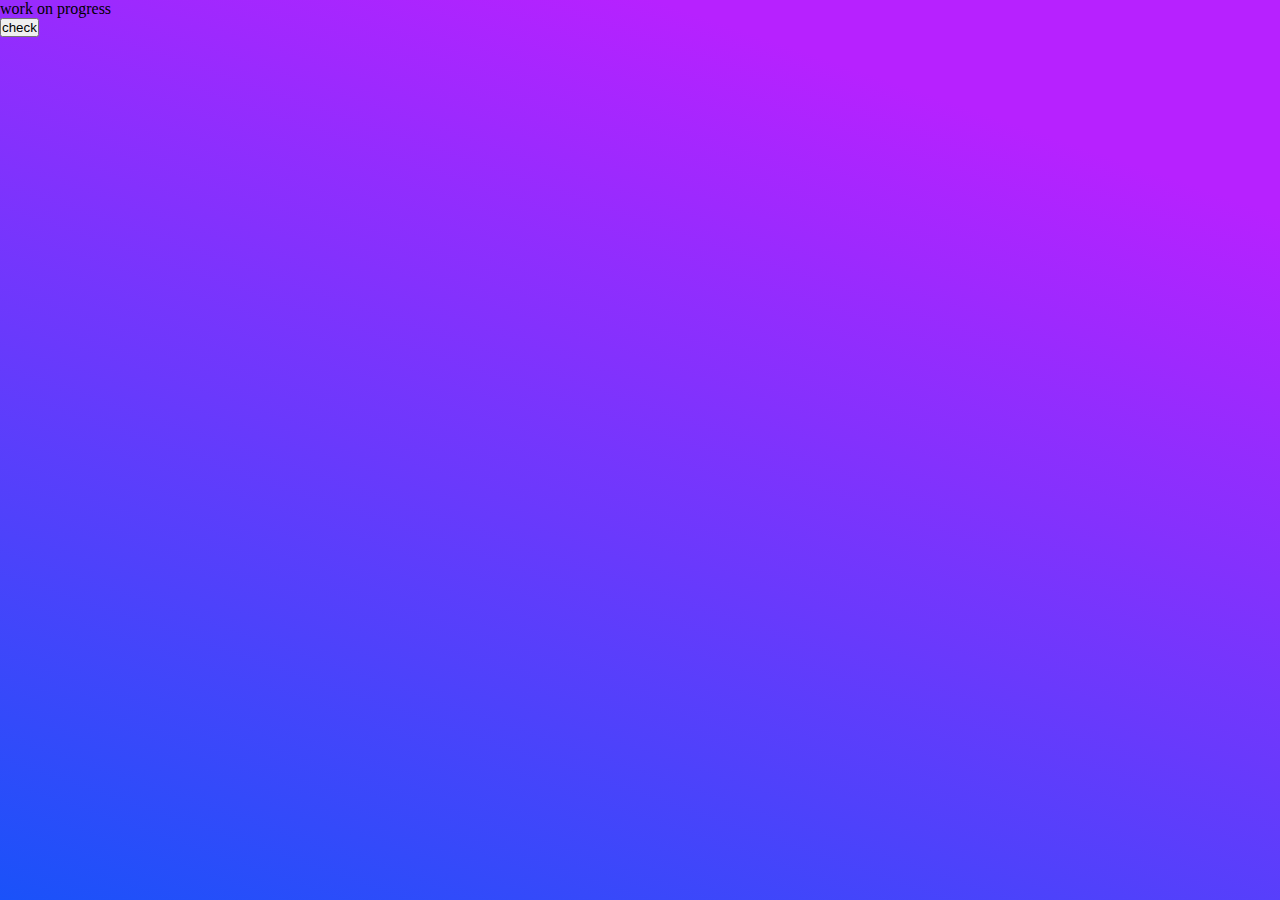
<file: about.html>
<!DOCTYPE html>
<html>
<head>
	<meta charset="utf-8">
	<title></title>
	<link rel="stylesheet" type="text/css" href="style.css">
</head>
<body>
<div class="about">
		<p>work on progress</p>
		<a href="animatedweb.html"><input type="submit"value="check" name=""></a>
		
	</div>
</body>
</html>
</file>
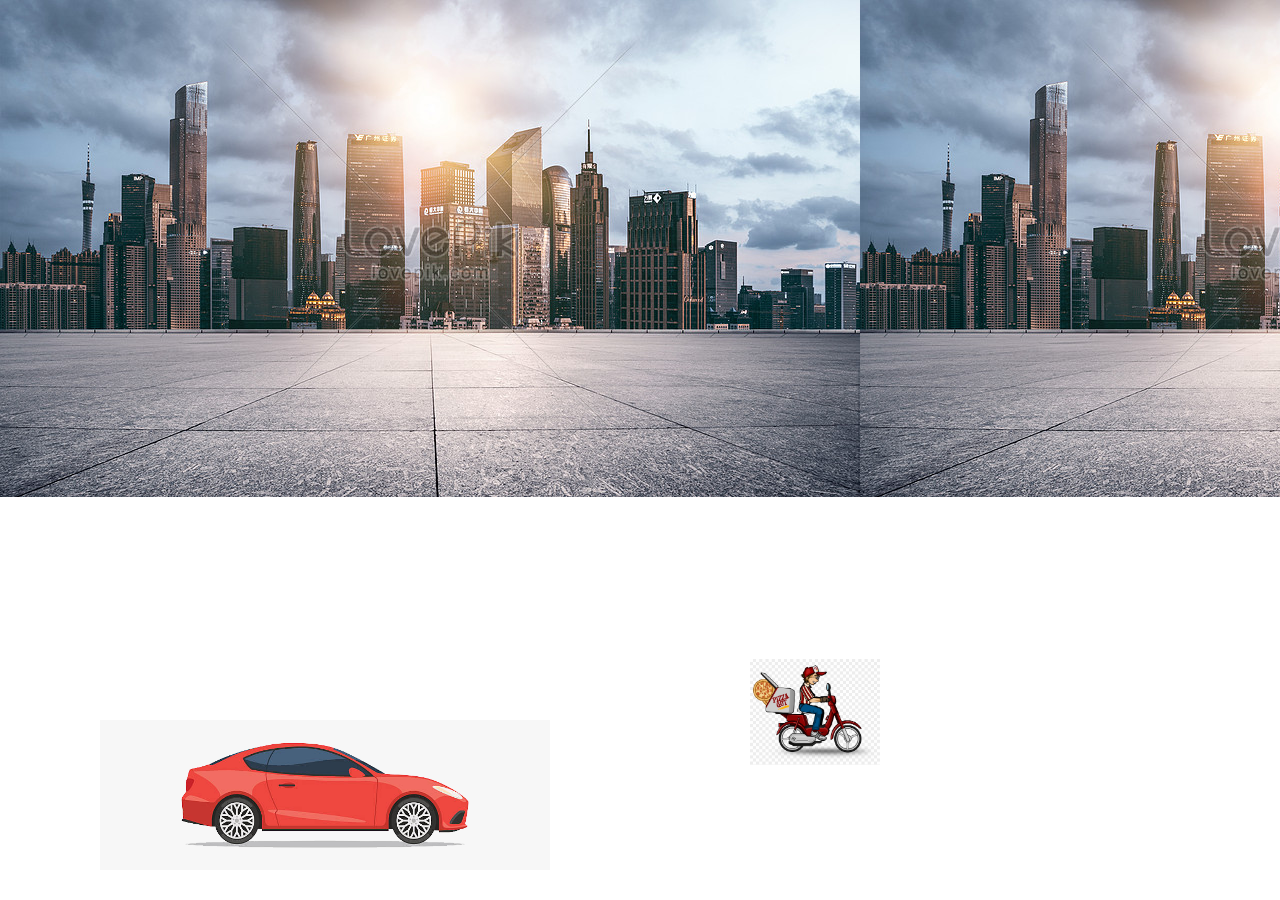
<file: animatebikecar.html>
<!DOCTYPE html>
<html>
<head>
	<meta charset="utf-8">
	<title>
		
	</title>
	<style>
		*{
			margin: 0;
			padding: 0;

		}
		.bg{
			padding: 0;
			height: 100vh;
			background-image: url(datas/bg.jpg);
			background-repeat:repeat-x;
			position: relative;
			animation: aswmbg 5s infinite linear;


		}
		@keyframes aswmbg
		{
			from{background-position: bottom right;}
			to{background-position: bottom left;}
		}
		.bike
		{
			position: absolute;left: 750px;
			bottom: 135px;
			width: 130px;
		}
		.car
		{
			position: absolute;left: 100px;
			bottom: 30px;
			width: 450px;
			height: 150px;
		}
	</style>
</head>
<body>
	<div class="bg">
		<img src="datas/pizzabike.png"class="bike">
		<img src="datas/car.png"class="car">
	</div>
</body>
</html>
</file>
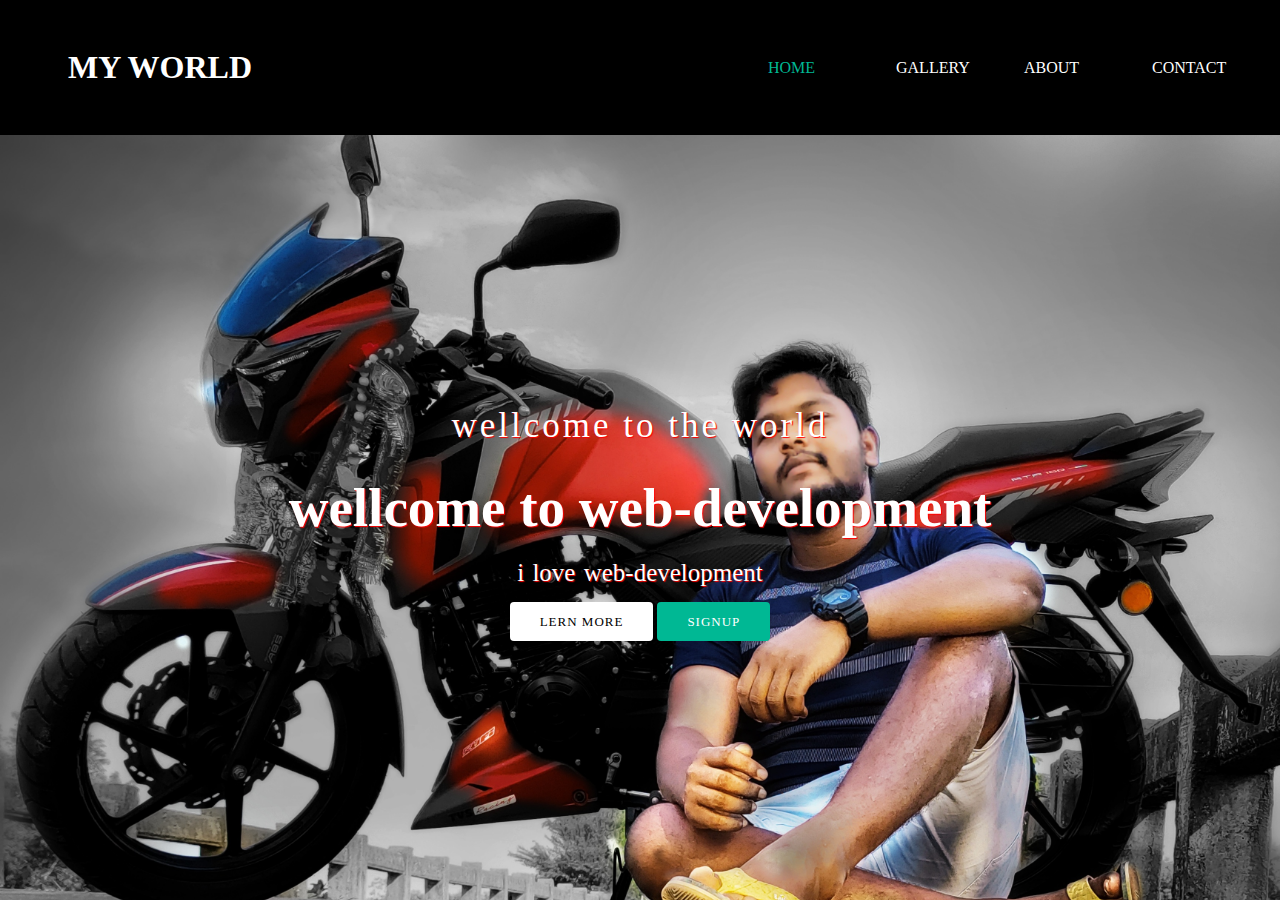
<file: animatedweb.html>
<!DOCTYPE html>
<html>
<head>
	<meta charset="utf-8">
	<title></title>
	<link rel="stylesheet" type="text/css" href="animatedstyle.css">
</head>
<body>
<div class="header">
	<nav>
		<div class="logo"><h1>my world</h1></div>
			<div class="menu">
				<a href="*">home</a>
				<a href="*">gallery</a>
				<a href="*">about</a>
				<a href="*">contact</a>
		</div>
	</nav>
		<main>
			<section>
				<h3>wellcome to the world</h3>
				<h1>wellcome to web-development<span class="change_content"></span></h1>
				<p>i love web-development</p>
				<a href="*"class="btnone">lern more</a>
				<a href="*"class="btntwo">signup
			</section>
		</main>
	
</div>
</body>
</html>
</file>
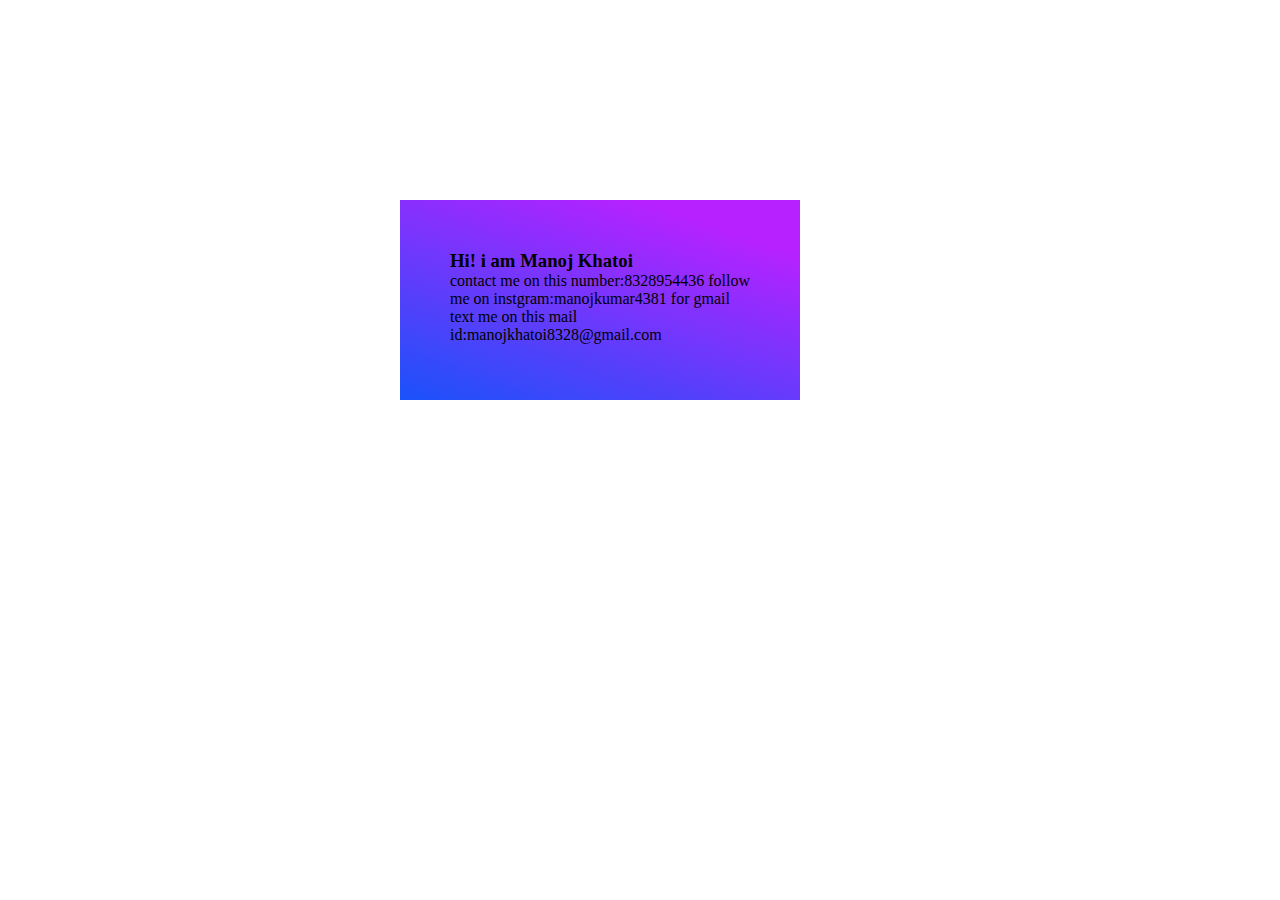
<file: contact.html>
<!DOCTYPE html>
<html>
<head>
	<meta charset="utf-8">
	<title>thankyou</title>
	<link rel="stylesheet" type="text/css" href="style.css">
</head>
<body>
	<div class="contact_page">
	<h3>Hi! i am Manoj Khatoi</h3>
	<p>contact me on this number:8328954436
	follow me on instgram:manojkumar4381
	for gmail text me on this mail id:manojkhatoi8328@gmail.com</p>
</div>

</body>
</html>
</file>
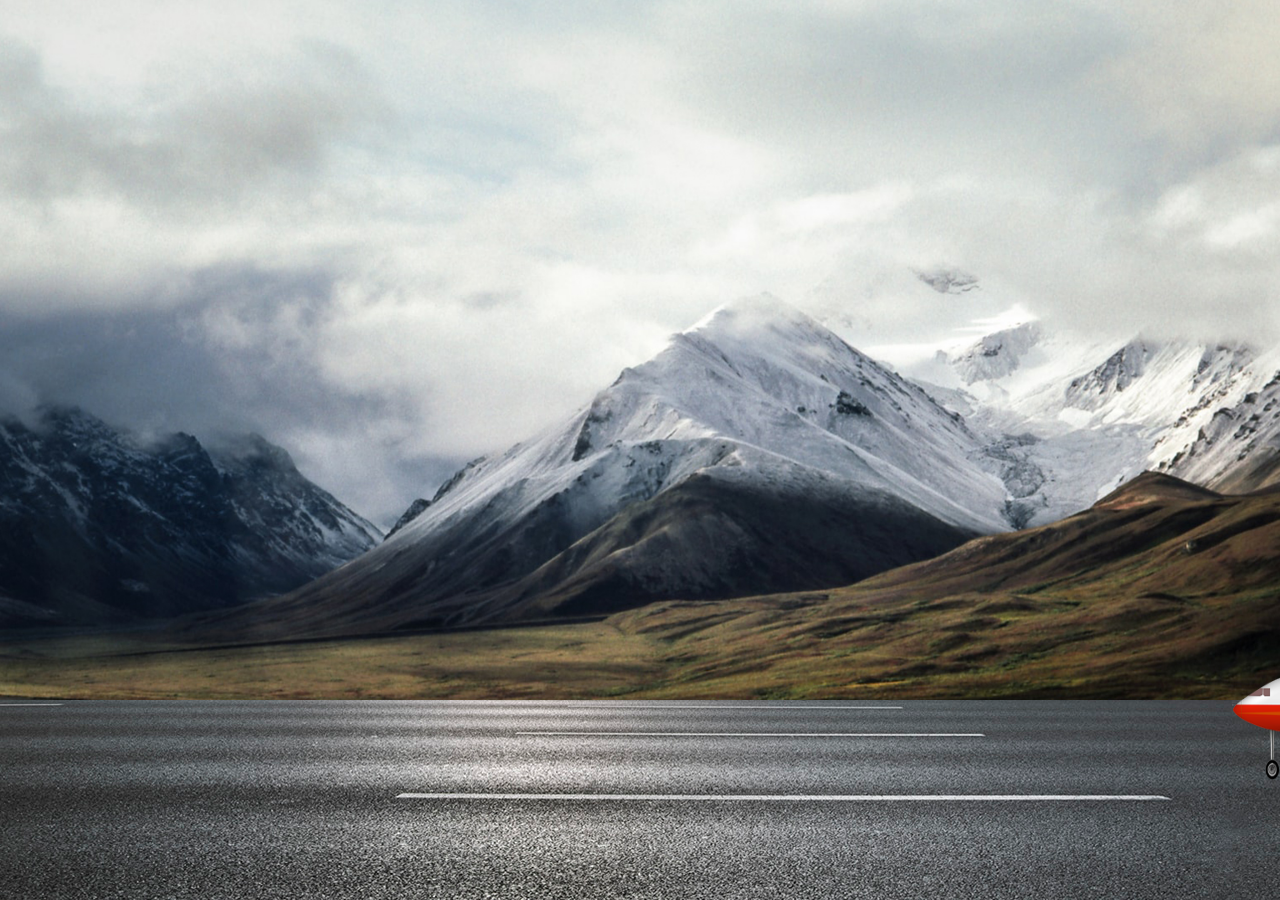
<file: flightanimated.html>
<!DOCTYPE html>
<html>
<head>
	<meta charset="utf-8">
	<title>Enjoy your jurney</title>
	<link rel="stylesheet" type="text/css" href="animatedflightcss.css">
</head>
<body>
<div class="container">
<div class="road"></div>
<div class="plane">
	<img src="datas/images/airplane.png"class="airplane">
</div>
</div>

</body>
</html>
</file>
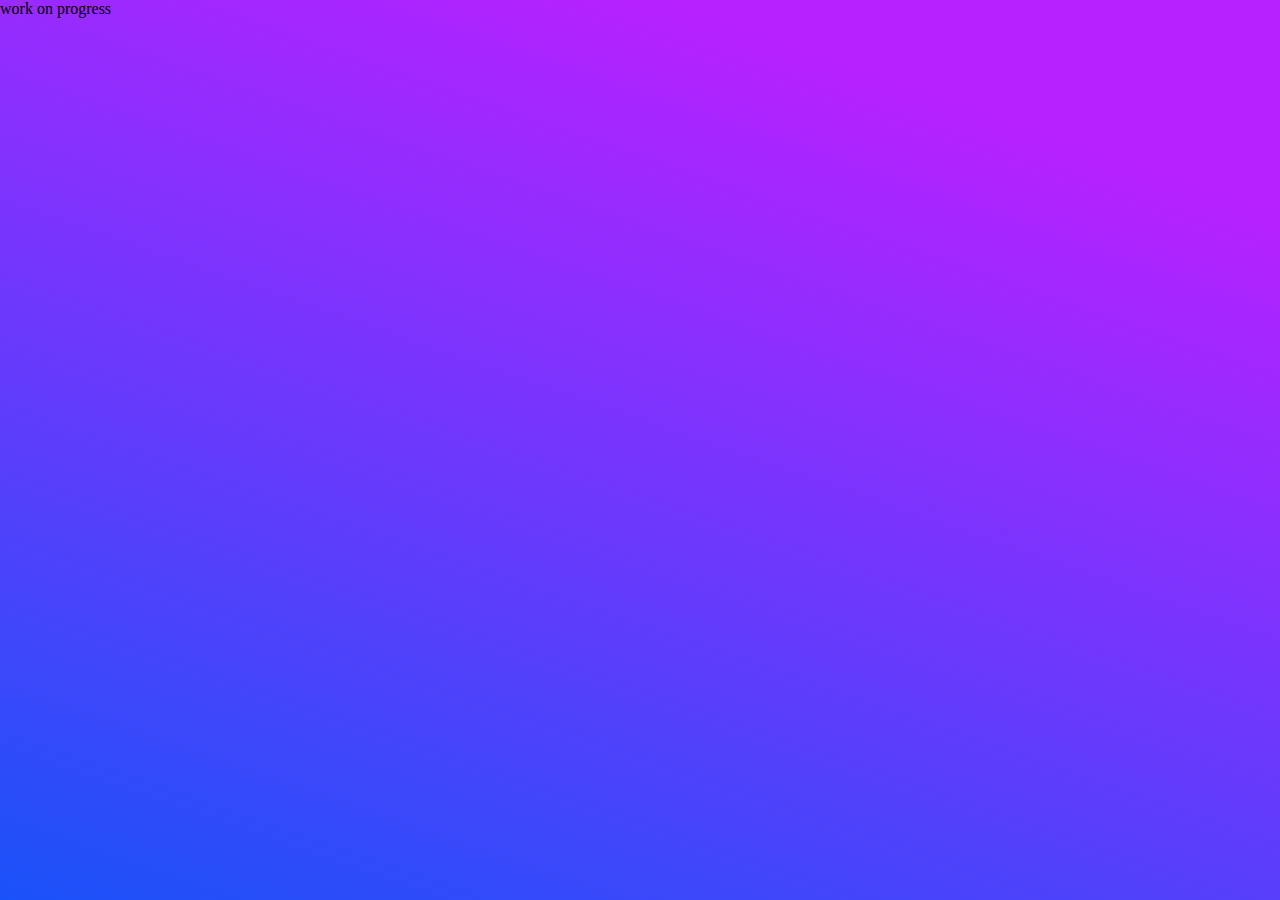
<file: gallery.html>
<!DOCTYPE html>
<html>
<head>
	<meta charset="utf-8">
	<title></title>
	<link rel="stylesheet" type="text/css" href="style.css">
</head>
<body>
<div class="gallery">
		<p>work on progress</p>
		
	</div>
</body>
</html>
</file>
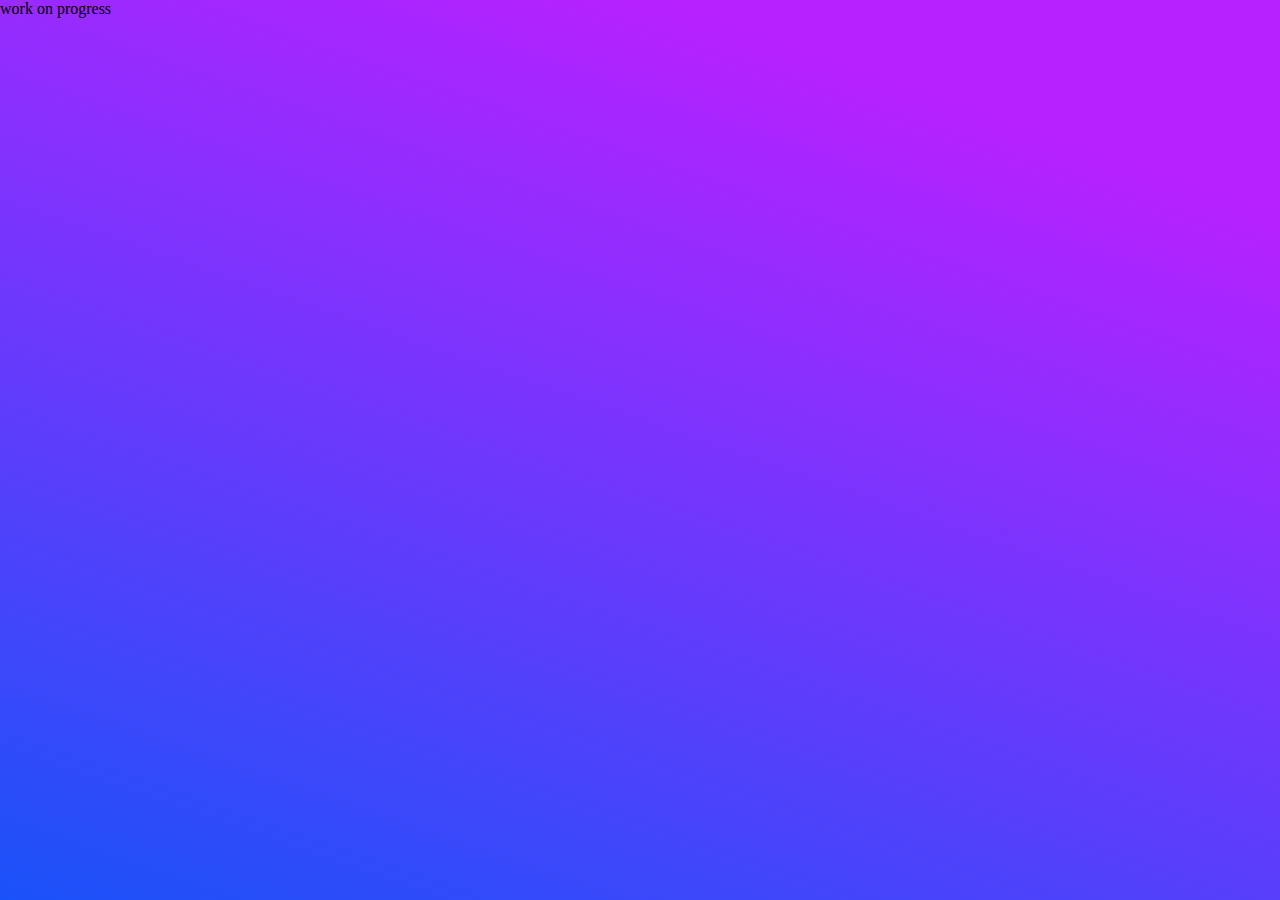
<file: portfolio.html>
<!DOCTYPE html>
<html>
<head>
	<meta charset="utf-8">
	<title></title>
	<link rel="stylesheet" type="text/css" href="style.css">
</head>
<body>
	<div class="port">
		<p>work on progress</p>
		
	</div>
</body>
</html>
</file>
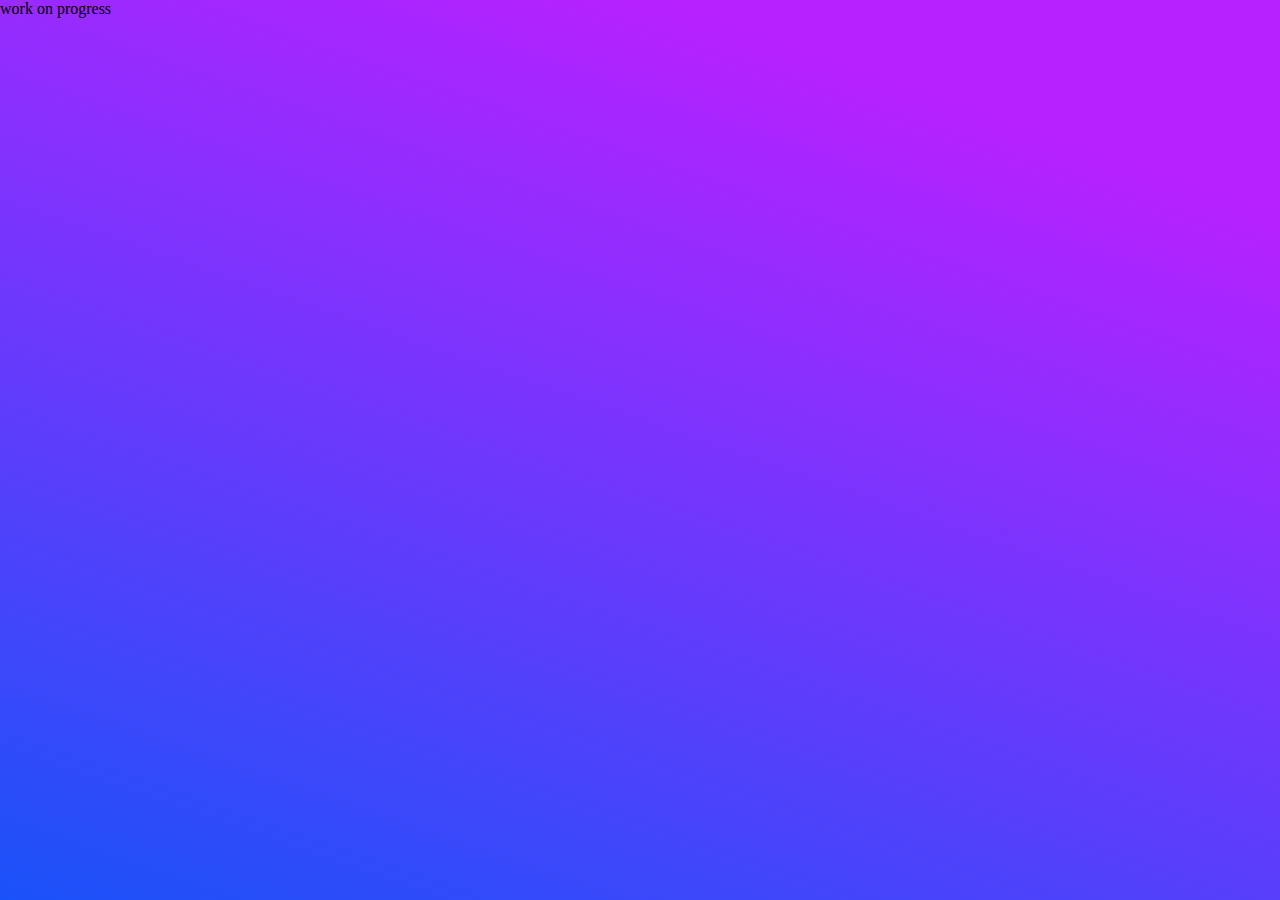
<file: service.html>
<!DOCTYPE html>
<html>
<head>
	<meta charset="utf-8">
	<title></title>
	<link rel="stylesheet" type="text/css" href="style.css">
</head>
<body>
<div class="service">
		<p>work on progress</p>

		
	</div>
</body>
</html>
</file>
<file: style.css>
*{
	margin: 0;padding: 0;box-sizing: border-box;
}
a{
	color: white;
	text-decoration: none;
}
header
{
	width: 100%;
	height: 100vh;
	background-color:1a52f9;
	background-image: linear-gradient(19deg,#1a52f9 0%,#B721FF 84%);
	position: relative;

}
header:before{
	content: "";
	width: 370px;
	height:420px;
	position: absolute;
	left: 0px;
	bottom: 60px;
background-image: url('datas/bike.jpg');
background-size: 100% 100%;
border-radius: 300px;
}
nav
{
	width: 100%;
	height: 15vh;
	display: flex;
	justify-content:space-around;
	align-items: center;
	position:absolute;

}
.logo a{
	font-size: 1.6rem;
	text-transform:uppercase ;
}
.menu ul li{
	list-style: none;
	display: inline-block;
	padding: 0 15px;
}
.menu ul li a{
	text-transform: capitalize;
}
.active,ul li:hover{
	border-top: 2px solid #5dade2;
	border-bottom:2px solid #5dade2 ;
}
.contact_btn{
	background-color: #d465ef;
	padding: 12 px 26px;
	font-style: 14px;
	font-weight: 500;
	border: 1px solid transparent;
	text-transform: capitalize;
	border-radius: 10px;
}
.contact_btn:hover{
	background:linear-gradient(to bottom,#615cfd 0%,#d465ef 100%);
	border-radius: 10px;
}
.center_content{
	position: absolute;
	top: 50%;
	left: 50%;
	transform: translate(-50%,-50%);
}
.center_content h1{
	font-size: 70px;
	text-transform: capitalize;
	font-weight: 700;
	margin-bottom: 10px;
}
.center_content h2{
	font-size: 25px;
	font-weight: 400;
	text-align: center;
	text-transform: capitalize;
}
.contact_page{
margin-left: 400px;
margin-top: 200px;
	padding: 50px;
	width: 400px;
	height: 200px;
	background-image: linear-gradient(19deg,#1a52f9 0%,#B721FF 84%);
}
.center_content h2:before
{
	content:"" ;
	width: 80px;
	height: aoto;
	border: 2px solid red;
	position: absolute;
	left: 80px;
	bottom: 10px;
	
}
.social_network
{
	width: 100px;
	height:auto;
	position:absolute;
	right:0;
	top:40%;
}
.fa_icons
{
	width: 40px;
	height: 40px;
	border-radius: 50%;
	background:linear-gradient(19deg,#1a52f9 0%,#B721FF 84%); 
	display: flex;
	justify-content: center;
	align-items: center;

}
.fa_icons:nth-child(even)
{
margin: 20px 0;
}
.fa_icons:hover{
	background:linear-gradient(19deg,#B721FF 0%,#1a52f9 84%);  

}
.gallery
{width: 100%;
	height: 100vh;
	
	background-image: linear-gradient(19deg,#1a52f9 0%,#B721FF 84%);
}
.about{
	width: 100%;
	height: 100vh;
	background: linear-gradient(19deg,#1a52f9 0%,#B721FF 84%);
}
.port
{
	width: 100%;
	height: 100vh;
	background: linear-gradient(19deg,#1a52f9 0%,#B721FF 84%);
}
.service
{
	width: 100%;
	height: 100vh;
	background: linear-gradient(19deg,#1a52f9 0%,#B721FF 84%);
}
.center_content.airplane
{
	height: 200px;
	width: 500px;
	bottom: 120px;
	right: -450px;
	position: absolute;
	animation: plane 4s linear infinite;
	transform-origin: 100% 50%;
}
@keyframes plane{
	0%{
		transform: translatex(0px)translateY(0px)rotate(0deg);
	}
	30%{
		transform: translatex(-500px)translateY(0px)rotate(0deg);
	}
	100%{
		transform: translatex(-1900px)translateY(-200px)rotate(20deg);
	}
</file>
<file: animatedstyle.css>
*{
	padding: 0;
	margin: 0;
	box-sizing: border-box;
}
.header{
	width: 100%;
	height: 100vh;
	background-image: url('datas/bike.jpg');
	background-size: cover;
	animation:slider 9s infinite linear;
}
@keyframes slider{
0%{background-image: url('datas/bike.jpg');}
35%{background-image: url('datas/bike3.jpeg');}
75%{background-image: url('datas/bike4.jpeg');}
}

nav
{
	width: 100%;
	height: 15vh;
	display: flex;
	justify-content:space-between;
	align-items: center;
	background-color: black;
	color: white;
	text-transform: uppercase;
}
nav .logo
{
width: 25%;
text-align: center;

}
nav .menu
{
	width: 40%;
	display: flex;
	justify-content: space-around;
}
nav .menu a{
	width: 25%;
	text-decoration: none;
	color: white;
}
nav .menu a:first-child
{
	color:#00b894 ;
}
nav .menu a:hover
{
	transition: all .5s ease;
	color:#00b894 ;
}
main
{
width: 100%;
height: 85vh;
display: flex;
justify-content:center;
align-items: center;
text-align: center;
}
section
{

}
section h3{
	color: white;
	font-size: 35px;font-weight: 200;letter-spacing: 3px;
	text-shadow: 1px 1px 1px red;
}
section h1
{
	margin: 30px 0px 20px 0px;
	color: white;
	font-size: 55px;
	font-weight: 700;
	 text-shadow: 1px 1px 1px red;
	text transform: uppercase;
}
section p
{
font-size: 25px;
word-spacing: 2px;
margin-bottom: 25px;
text-shadow: 1px 1px 1px red;
color: white;
}
section a{
	padding: 12px 30px ;
	outline: none;
	border-radius: 4px;
	text-transform: uppercase;
	font-size: 13px;
	text-decoration: none;
	font-weight: 500;
	letter-spacing: 1px;
	transition: all .5s ease;
}
section .btnone{
	background: #fff;
	color: #000;

}
.btnone:hover
{
	background: #00b894;
	color: #fff;
}
.btntwo:hover
{
	background: #fff;
	color: #000;

}
section .btntwo
{
	background: #00b894;
	color: #fff;
}
.change_content:after
{
content: '';
animation: changetext 10s infinite linear;
color:#00b894 ;
}
@keyframes changetext
{
	0%{content: " and java";}
	25%{content: " and .net";}
	50%{content: " and python";}
	100%{content: " and c++";}
}
</file>
<file: animatedflightcss.css>
*{
	padding: 0;
	margin: 0;
}
.container
{
	width: 100%;
	height: 100vh;
	background-image: url('datas/images/background.jpg');
	position:relative;
	background-position: center;
	background-size: cover;
	overflow: hidden;
}
.road
{
	width: 100%;
	height:200px;
	background-image: url('datas/images/road.jpg');
	position:absolute;
	bottom: 0;
	left: 0;

}
.airplane
{
	height: 200px;
	width: 500px;
	bottom: 120px;
	right: -450px;
	position: absolute;
	animation: plane 4s linear infinite;
	transform-origin: 100% 50%;
}
@keyframes plane{
	0%{
		transform: translatex(0px)translateY(0px)rotate(0deg);
	}
	30%{
		transform: translatex(-500px)translateY(0px)rotate(0deg);
	}
	100%{
		transform: translatex(-1900px)translateY(-200px)rotate(20deg);
	}
}
</file>
